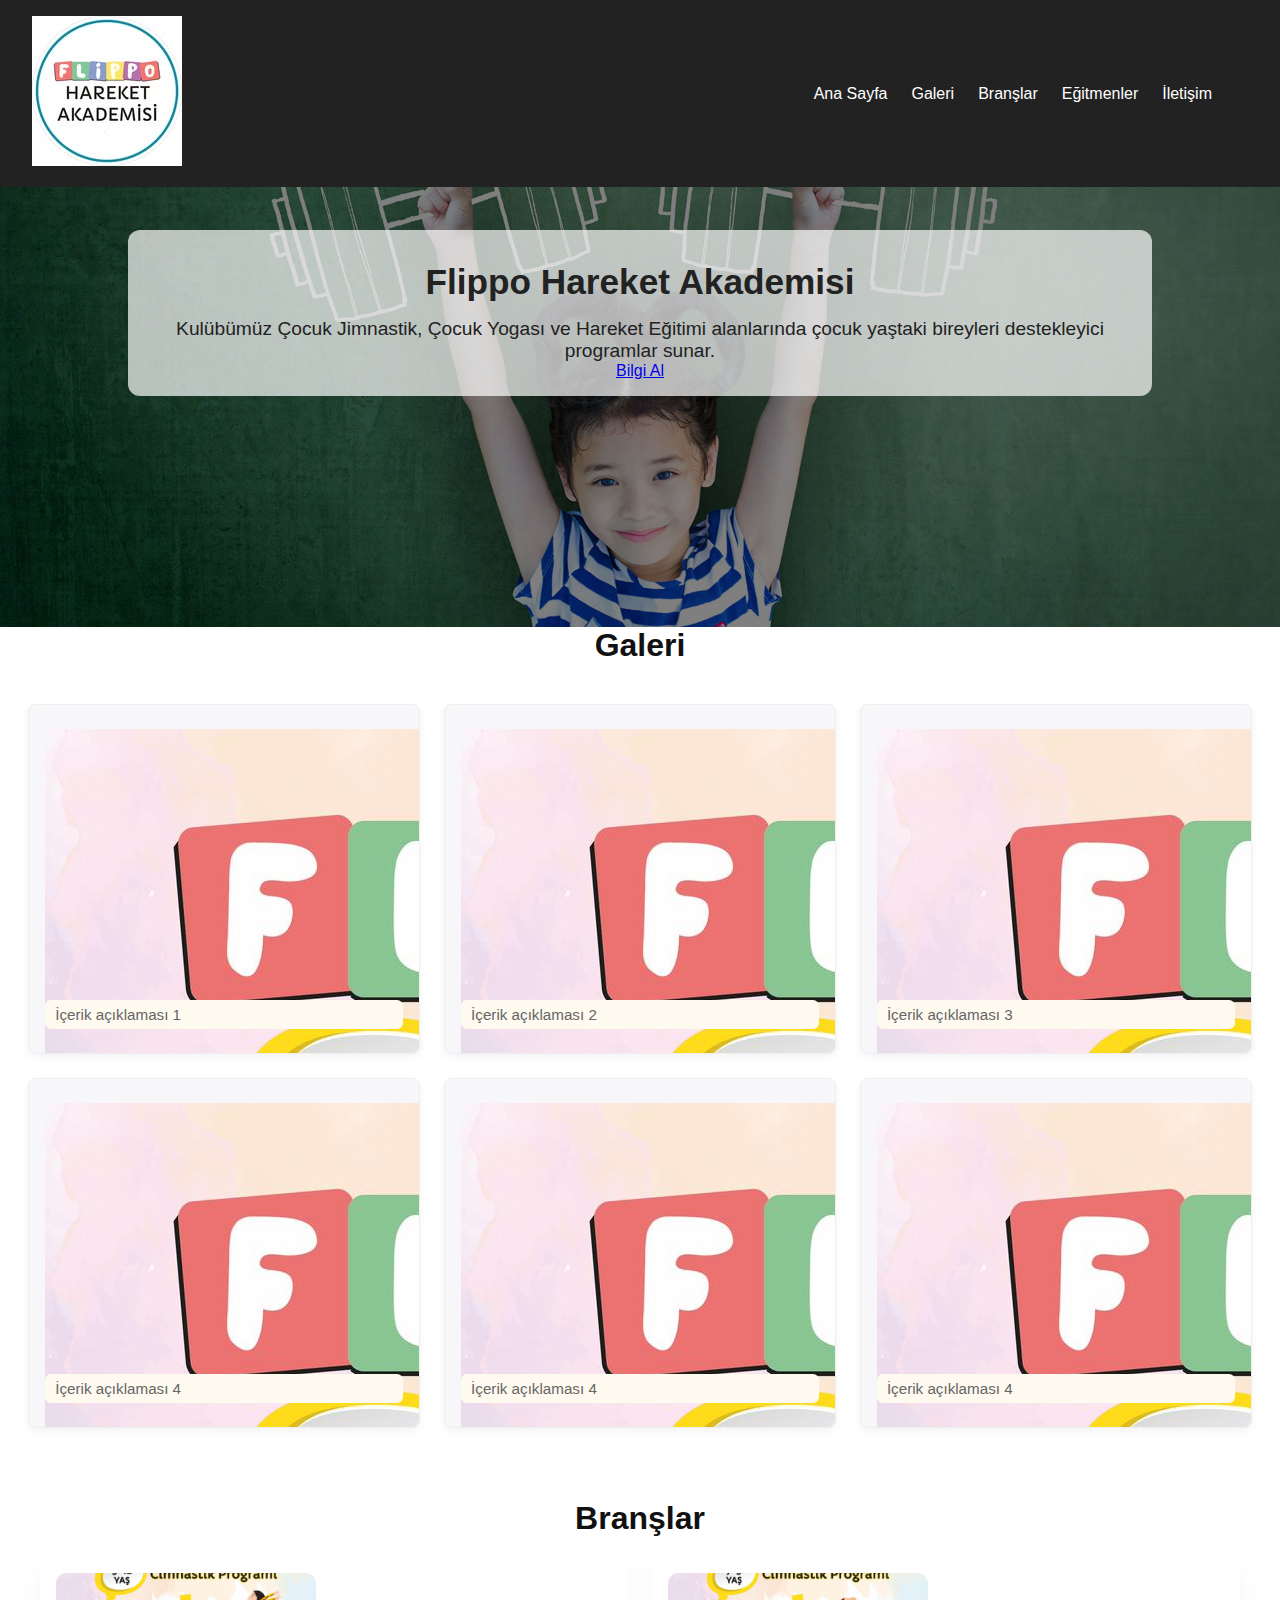
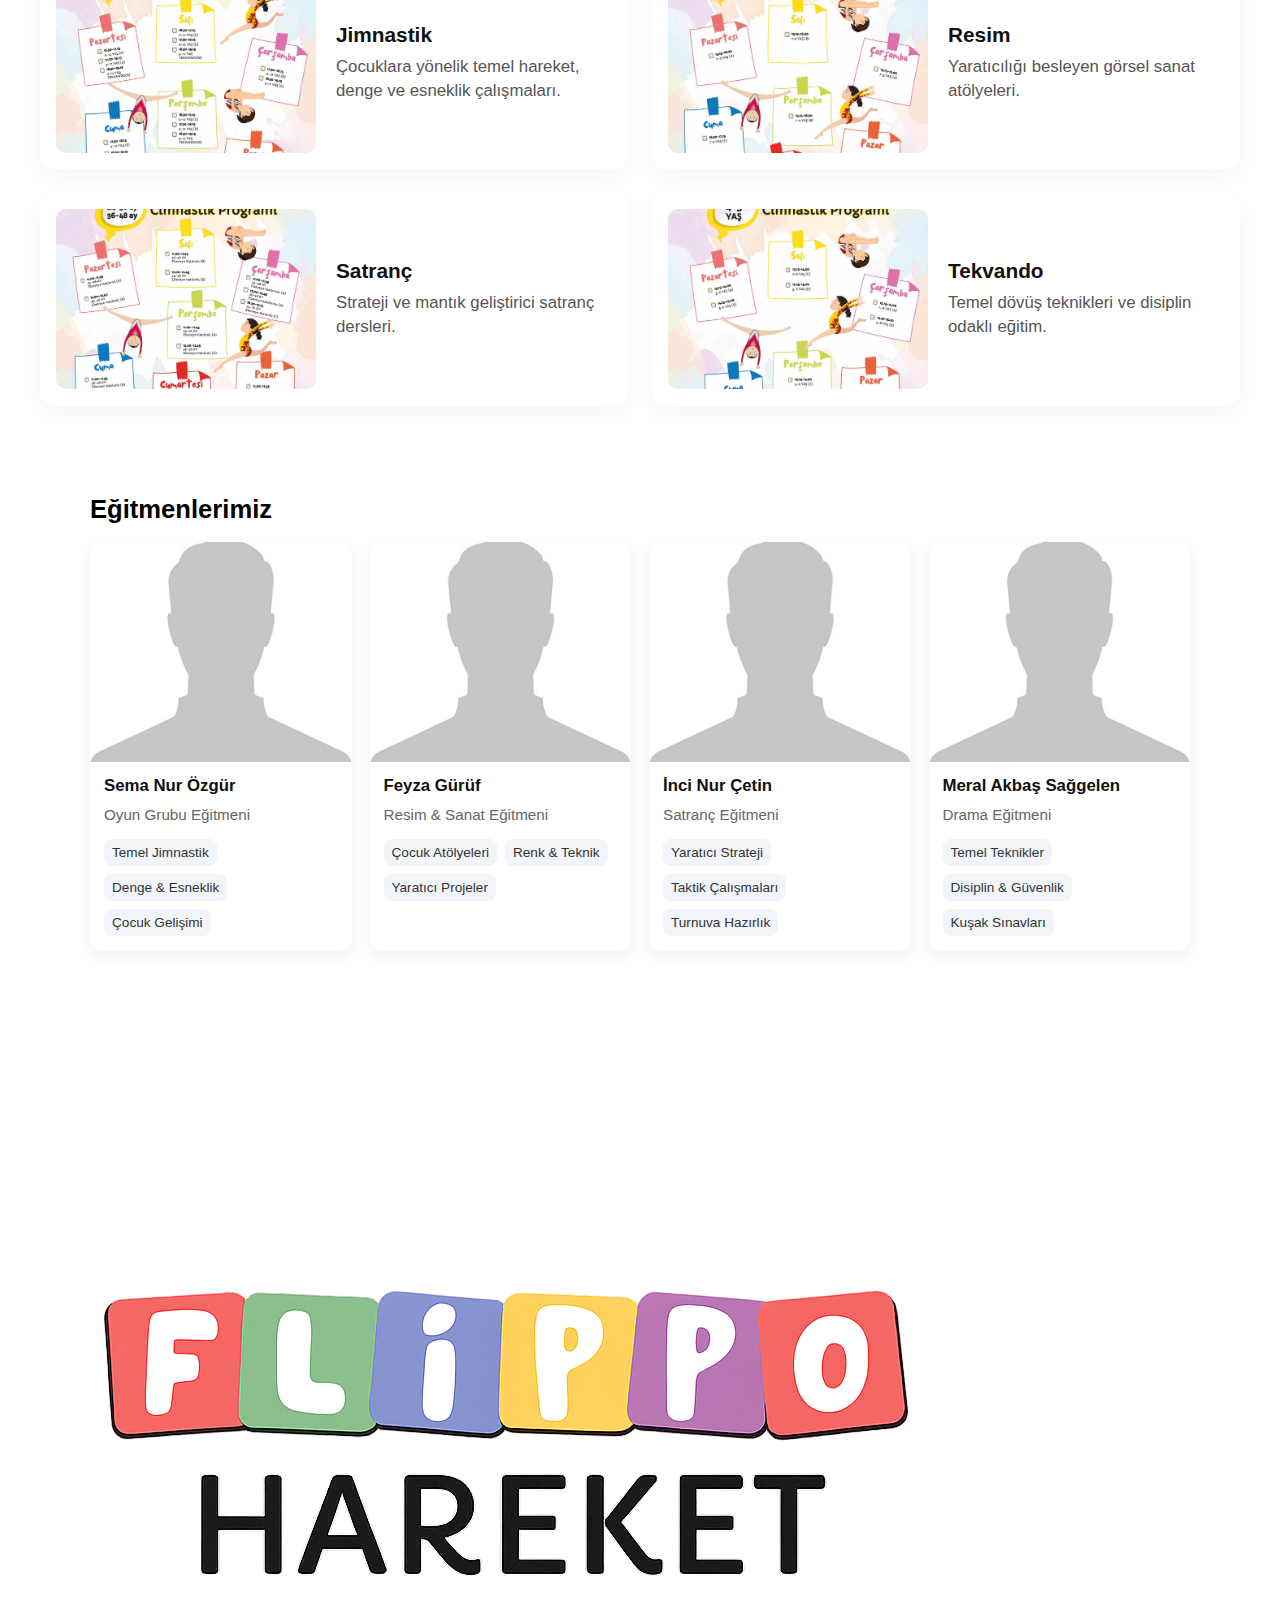
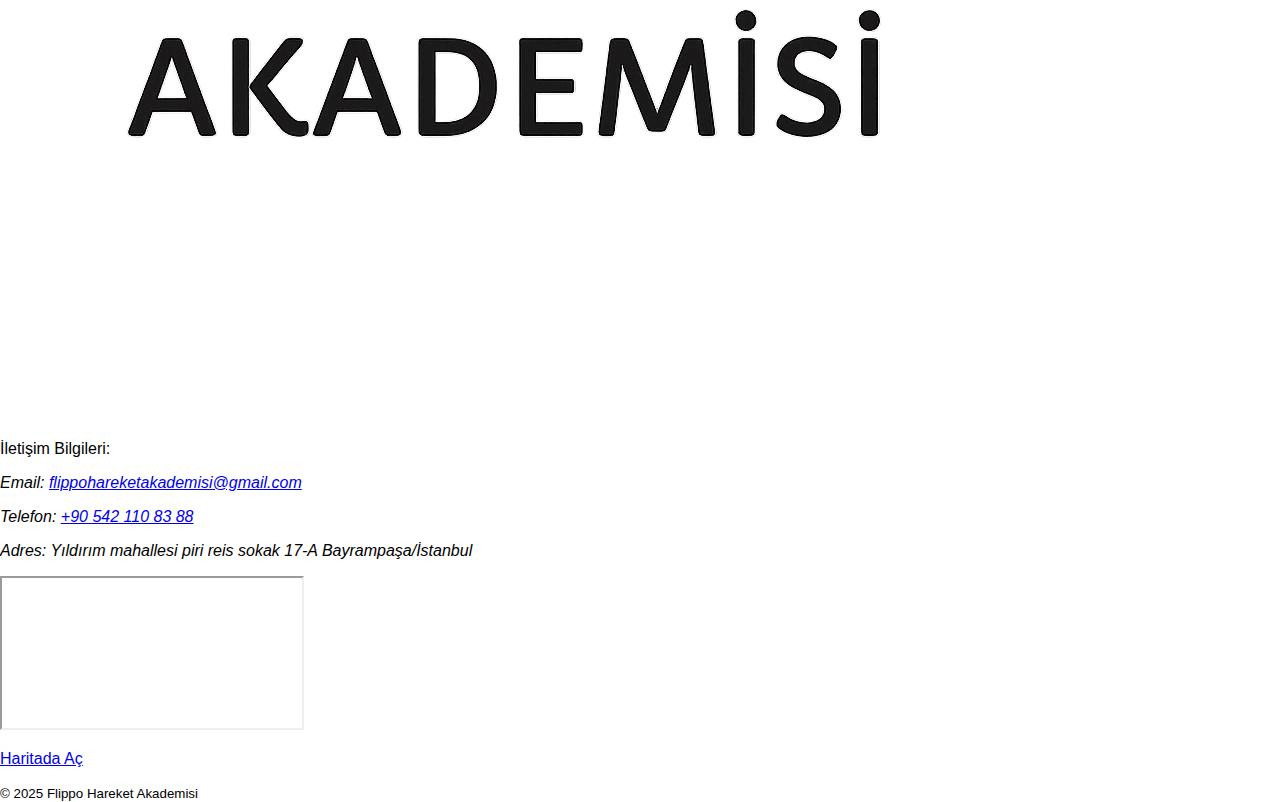
<file: index.html>
<!DOCTYPE html>
<html lang="tr">
<head>
    <meta charset="UTF-8">
    <meta name="viewport" content="width=device-width, initial-scale=1.0">
    <title>Flippo Hareket Akademisi - Çocuk Jimnastik ve Yoga</title>
    <meta name="description" content="Flippo Hareket Akademisi, çocuklar için jimnastik, yoga ve hareket eğitimi programları sunmaktadır.">
    <meta name="keywords" content="çocuk jimnastik, çocuk yogası, hareket eğitimi, Flippo Hareket Akademisi">
    <link rel="icon" type="image/png" href="./img/logo_flippo.jpg">
    <link rel="stylesheet" href="./css/style.css">
    <link rel="stylesheet" href="./css/brans.css">
    <link rel="stylesheet" href="./css/teachers.css">
</head>
<body>
    <div class="menu">
        <div class="logo">  <a href="index.html"><img src="./img/logo_flippo.jpg" alt="Flippo Hareket Akademisi Logo">  </a></div>
        <div class="hamburger" id="hamburger">
            <span></span>
            <span></span>
            <span></span>
        </div>
        <nav id="nav">
            <a href="#">Ana Sayfa</a>
            <a href="#Galeri">Galeri</a>
            <a href="#Brans">Branşlar</a>
            <a href="#Teachers">Eğitmenler</a>
            <a href="#Contact">İletişim</a>
        </nav>
    </div>

    <div class="hero">
        <div class="hero-content">
            <h1>Flippo Hareket Akademisi</h1>
            <p>Kulübümüz Çocuk Jimnastik, Çocuk Yogası ve Hareket Eğitimi alanlarında çocuk yaştaki bireyleri destekleyici programlar sunar.</p>
            <a href="#Contact" class="btn">Bilgi Al</a>
        </div>
      
            <img src="./img/hero-img.jpg"  alt="Flippo" class="hero-img">
      
        
    </div>

    <h2 id="Galeri" class="section-title">Galeri</h2>

    <div class="boxes">
        <div class="box">
            <div class="media">
                <img src="./img/f1.jpeg" alt="F1 görseli" class="box-img">
                <h2 class="overlay-title">Kutu 1</h2>
            </div>
            <p>İçerik açıklaması 1</p>
        </div>
        <div class="box">
            <div class="media">
                <img src="./img/f2.jpeg" alt="F2 görseli" class="box-img">
                <h2 class="overlay-title">Kutu 2</h2>
            </div>
            <p>İçerik açıklaması 2</p>
        </div>
        <div class="box">
            <div class="media">
                <img src="./img/f3.jpeg" alt="F3 görseli" class="box-img">
                <h2 class="overlay-title">Kutu 3</h2>
            </div>
            <p>İçerik açıklaması 3</p>
        </div>
        <div class="box">
            <div class="media">
                <img src="./img/f4.jpeg" alt="F4 görseli" class="box-img">
                <h2 class="overlay-title">Kutu 4</h2>
            </div>
            <p>İçerik açıklaması 4</p>
        </div>
         <div class="box">
            <div class="media">
                <img src="./img/f4.jpeg" alt="F4 görseli" class="box-img">
                <h2 class="overlay-title">Kutu 4</h2>
            </div>
            <p>İçerik açıklaması 4</p>
        </div>
         <div class="box">
            <div class="media">
                <img src="./img/f4.jpeg" alt="F4 görseli" class="box-img">
                <h2 class="overlay-title">Kutu 4</h2>
            </div>
            <p>İçerik açıklaması 4</p>
        </div>
    </div>
<!-- ...existing code... -->
    <!-- BRANŞLAR SECTION (footer'dan önce) -->
    <section class="branches" aria-labelledby="branches-title" id="Brans">
        <h2 id="branches-title" class="section-title">Branşlar</h2> <!-- başlık container'ın üstüne alındı -->
        <div class="container">
            <div class="branch">
                <div class="branch-media">
                    <img src="./img/f1.jpeg" alt="Jimnastik" loading="lazy">
                </div>
                <div class="branch-content">
                    <h3>Jimnastik</h3>
                    <p>Çocuklara yönelik temel hareket, denge ve esneklik çalışmaları.</p>
                </div>
            </div>

            <div class="branch">
                <div class="branch-media">
                    <img src="./img/f2.jpeg" alt="Resim" loading="lazy">
                </div>
                <div class="branch-content">
                    <h3>Resim</h3>
                    <p>Yaratıcılığı besleyen görsel sanat atölyeleri.</p>
                </div>
            </div>

            <div class="branch">
                <div class="branch-media">
                    <img src="./img/f3.jpeg" alt="Satranç" loading="lazy">
                </div>
                <div class="branch-content">
                    <h3>Satranç</h3>
                    <p>Strateji ve mantık geliştirici satranç dersleri.</p>
                </div>
            </div>

            <div class="branch">
                <div class="branch-media">
                    <img src="./img/f4.jpeg" alt="Tekvando" loading="lazy">
                </div>
                <div class="branch-content">
                    <h3>Tekvando</h3>
                    <p>Temel dövüş teknikleri ve disiplin odaklı eğitim.</p>
                </div>
            </div>
        </div>
    </section>


<main class="teachers" aria-labelledby="teachers-title" id="Teachers">
     <div class="teachers-header">
      <h1 id="teachers-title">Eğitmenlerimiz</h1>
      <!--<p style="margin:0;color:#666;font-size:0.95rem">Deneyimli kadromuzun yetkinlikleri</p>-->
    </div>

    <section class="cards" role="list">
      <article class="card" role="listitem">
        <div class="photo" aria-hidden="false">
          <img src="./img/profil.jpg" alt="Eğitmen Ayşe Yılmaz">
        </div>
        <div class="body">
          <h3>Sema Nur Özgür</h3>
          <p class="role">Oyun Grubu Eğitmeni</p>
          <ul class="skills" aria-label="Ayşe Yılmaz yetkinlikleri">
            <li>Temel Jimnastik</li>
            <li>Denge & Esneklik</li>
            <li>Çocuk Gelişimi</li>
          </ul>
        </div>
      </article>

      <article class="card" role="listitem">
        <div class="photo">
          <img src="./img/profil.jpg" alt="Eğitmen Mehmet Kara">
        </div>
        <div class="body">
          <h3>Feyza Gürüf</h3>
          <p class="role">Resim & Sanat Eğitmeni</p>
          <ul class="skills" aria-label="Mehmet Kara yetkinlikleri">
            <li>Çocuk Atölyeleri</li>
            <li>Renk & Teknik</li>
            <li>Yaratıcı Projeler</li>
          </ul>
        </div>
      </article>
      

      <article class="card" role="listitem">
        <div class="photo">
          <img src="./img/profil.jpg" alt="Eğitmen Selin Demir">
        </div>
        <div class="body">
          <h3>İnci Nur Çetin</h3>
          <p class="role">Satranç Eğitmeni</p>
          <ul class="skills" aria-label="Selin Demir yetkinlikleri">
            <li>Yaratıcı Strateji</li>
            <li>Taktik Çalışmaları</li>
            <li>Turnuva Hazırlık</li>
          </ul>
        </div>
      </article>

      <article class="card" role="listitem">
        <div class="photo">
          <img src="./img/profil.jpg" alt="Eğitmen Can Öztürk">
        </div>
        <div class="body">
          <h3>Meral Akbaş Sağgelen</h3>
          <p class="role">Drama Eğitmeni</p>
          <ul class="skills" aria-label="Can Öztürk yetkinlikleri">
            <li>Temel Teknikler</li>
            <li>Disiplin & Güvenlik</li>
            <li>Kuşak Sınavları</li>
          </ul>
        </div>
      </article>
    </section>
</main>
<footer class="footer"  id="Contact">
    <div class="footer-content">
        <div class="footer-logo-container">
            <img src="./img/logo_flippo.png" alt="Flippo Hareket Akademisi Logo" class="footer-logo">
        </div>
        <div class="footer-text">
            <p>İletişim Bilgileri:</p>
             <address>
        <p>Email: <a href="mailto:info@flippoakademi.com">flippohareketakademisi@gmail.com</a></p>
        <p>Telefon: <a href="tel:+901234567890">+90 542 110 83 88</a></p>
        <p>Adres: Yıldırım mahallesi piri reis sokak 17-A Bayrampaşa/İstanbul</p>
    </address>

            <!-- Harita / Konum -->
  <div class="footer-map">
  <iframe
    src="https://www.google.com/maps?q=Yildirim%20Mahallesi%20Piri%20Reis%20Sokak%2017-A%20Bayrampasa%20Istanbul%20Turkey&output=embed"
    loading="lazy"
    referrerpolicy="no-referrer-when-downgrade"
    aria-label="Flippo Hareket Akademisi konumu"
    ></iframe>

  <p class="map-link">
    <a href="https://www.google.com/maps/search/?api=1&query=Yildirim+Mahallesi+Piri+Reis+Sokak+17-A+Bayrampasa+Istanbul+Turkey"
       target="_blank" rel="noopener noreferrer">Haritada Aç</a>
  </p>
</div>

    <div class="footer-bottom">
      <small>© 2025 Flippo Hareket Akademisi</small>
    </div>
</footer>
<!-- ...existing code... -->
    <script>
        // Hamburger menü aç/kapa
        const hamburger = document.getElementById('hamburger');
        const nav = document.getElementById('nav');
        hamburger.addEventListener('click', () => {
            nav.classList.toggle('active');
        });
        // Menü linkine tıklanınca menüyü kapat
        nav.querySelectorAll('a').forEach(link => {
            link.addEventListener('click', () => {
                nav.classList.remove('active');
            });
        });
    </script>
</body>
</html>
</file>
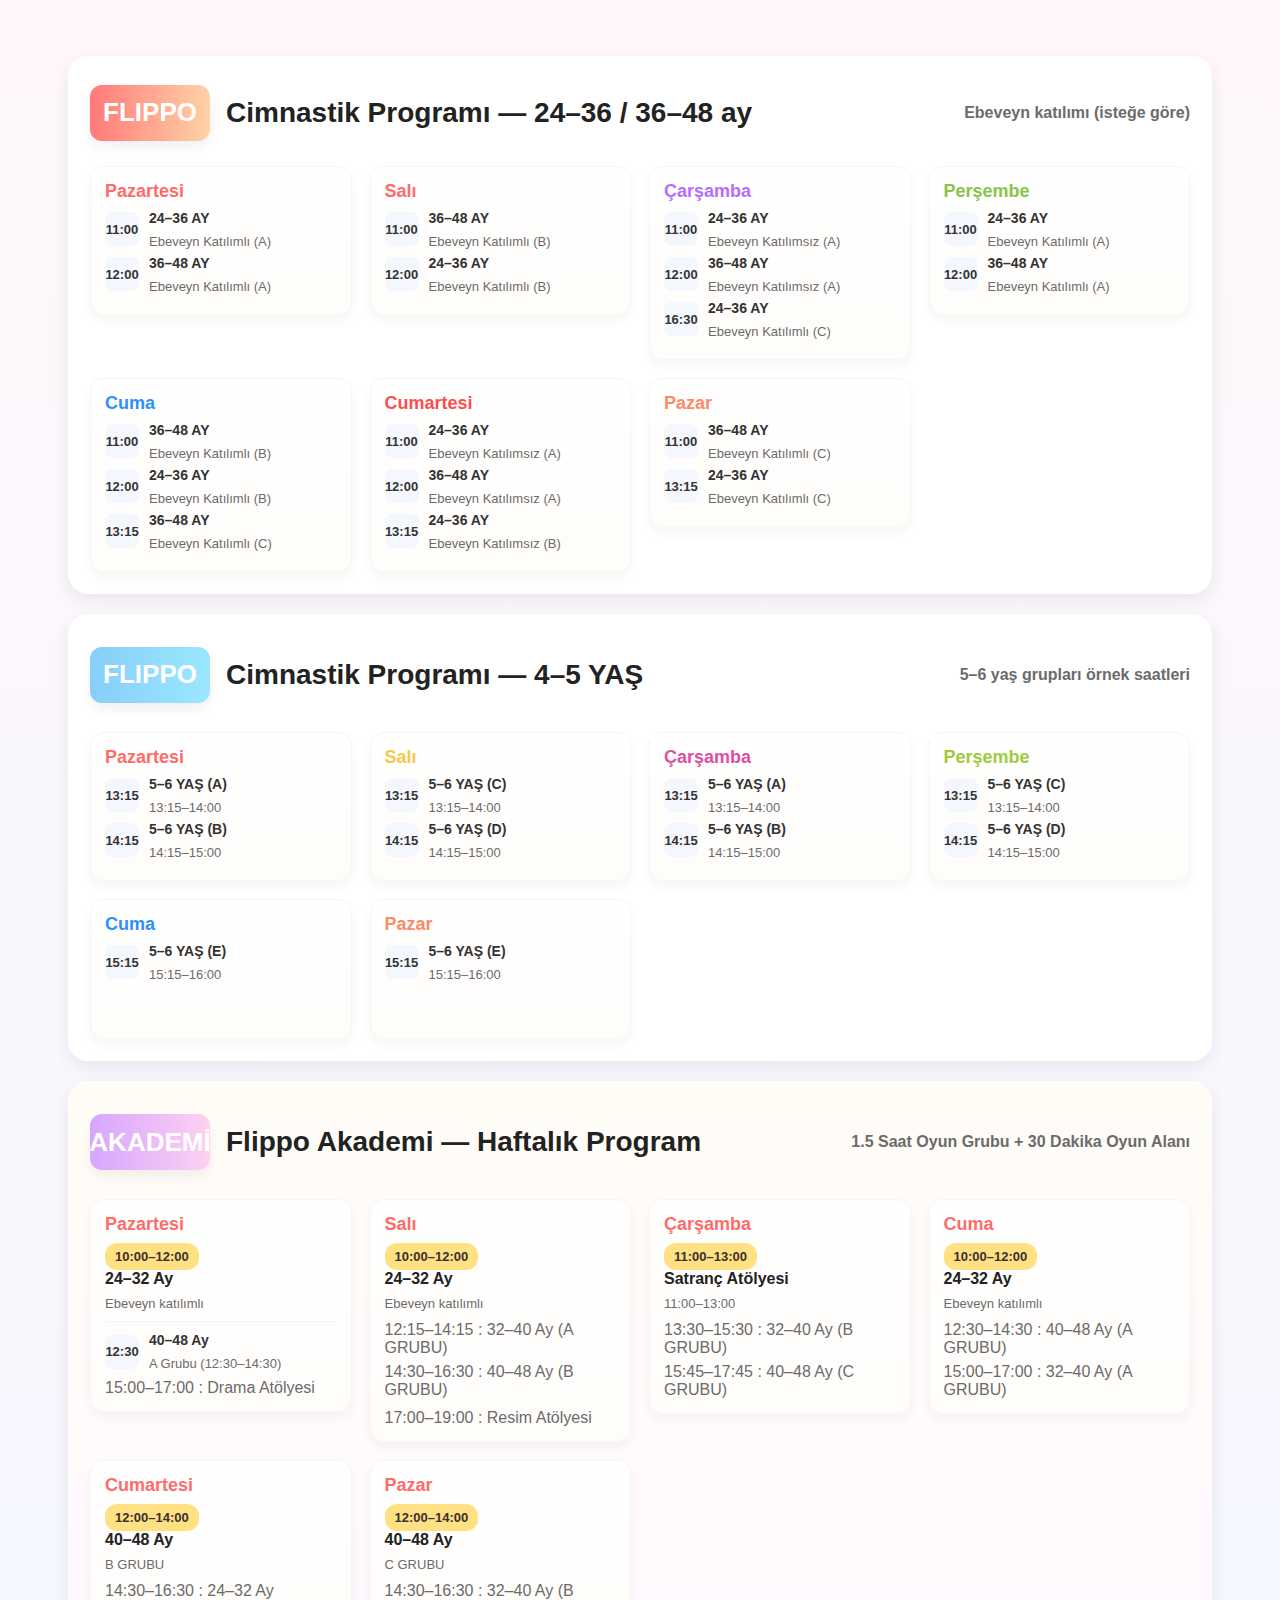
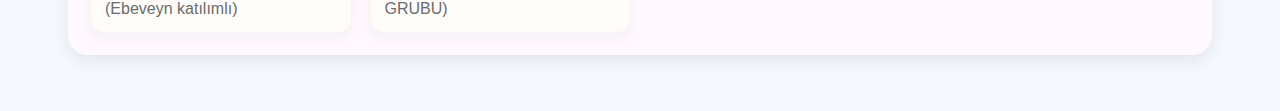
<file: test.html>
<!-- HTML: Flippo schedule blocks (3 sections) -->
<!doctype html>
<html lang="tr">
<head>
<meta charset="utf-8" />
<meta name="viewport" content="width=device-width,initial-scale=1" />
<title>Flippo - Programlar (HTML blokları)</title>
<style>
  :root{
    --bg:#fff7f9;
    --card-bg:#ffffff;
    --accent:#ffd54f;
    --muted:#6b6b6b;
    --radius:14px;
    --shadow: 0 6px 18px rgba(0,0,0,0.08);
    --gap:18px;
    --font-sans: "Helvetica Neue", Arial, sans-serif;
  }
  body{
    font-family:var(--font-sans);
    background: linear-gradient(180deg,#fff7fb 0%, #f5f8ff 100%);
    color:#222;
    padding:28px;
  }

  .section {
    max-width:1100px;
    margin:20px auto;
    background:var(--card-bg);
    border-radius:20px;
    box-shadow:var(--shadow);
    padding:22px;
  }

  .section .header {
    display:flex;
    gap:16px;
    align-items:center;
    margin-bottom:18px;
  }
  .logo-pill {
    display:inline-flex;
    align-items:center;
    justify-content:center;
    width:120px;
    height:56px;
    background:linear-gradient(90deg,#ff7a7a,#ffd2a6);
    border-radius:12px;
    color:white;
    font-weight:700;
    font-size:26px;
    box-shadow:0 6px 12px rgba(0,0,0,0.06);
  }
  .title {
    font-size:28px;
    font-weight:800;
    color:#222;
  }
  .subtitle {
    color:var(--muted);
    font-weight:600;
    margin-left:auto;
  }

  /* grid for the cards inside section */
  .cards {
    display:grid;
    grid-template-columns: repeat(auto-fit,minmax(220px,1fr));
    gap:var(--gap);
    align-items:start;
  }

  .card {
    background:linear-gradient(180deg,#ffffff,#fffdfa);
    border-radius:var(--radius);
    padding:14px;
    box-shadow:0 6px 12px rgba(20,20,40,0.04);
    border:1px solid rgba(0,0,0,0.03);
    min-height:110px;
  }

  .card .day {
    display:block;
    font-weight:800;
    font-size:18px;
    margin-bottom:8px;
    color:#ff6b6b;
  }
  .time {
    display:flex;
    gap:10px;
    align-items:center;
    margin:6px 0;
  }
  .time .clock {
    width:34px;
    height:34px;
    border-radius:8px;
    display:inline-grid;
    place-items:center;
    background:#f5f7ff;
    font-weight:700;
    color:#333;
    font-size:13px;
  }
  .time .meta {
    font-size:14px;
    color:#333;
  }
  .note {
    font-size:13px;
    color:var(--muted);
    margin-top:8px;
  }

  /* academy style */
  .academy {
    background: linear-gradient(180deg,#fffdf6,#fff8ff);
  }
  .badge {
    display:inline-block;
    background:#ffe082;
    color:#3b2f2f;
    padding:6px 10px;
    border-radius:12px;
    font-weight:700;
    margin-right:8px;
    font-size:13px;
  }

  /* responsive tweaks */
  @media (max-width:520px){
    .logo-pill{ width:86px; height:46px; font-size:20px;}
    .title{font-size:20px;}
  }

</style>
</head>
<body>

  <!-- SECTION 1: Flippo - 24-36 / 36-48 (example) -->
  <section class="section" aria-labelledby="flippo1">
    <div class="header">
      <div class="logo-pill">FLIPPO</div>
      <h1 id="flippo1" class="title">Cimnastik Programı — 24–36 / 36–48 ay</h1>
      <div class="subtitle">Ebeveyn katılımı (isteğe göre)</div>
    </div>

    <div class="cards" role="list">
      <!-- Monday -->
      <article class="card" role="listitem" aria-label="Pazartesi">
        <div class="day">Pazartesi</div>
        <div class="time"><span class="clock">11:00</span><div class="meta"><strong>24–36 AY</strong><div class="note">Ebeveyn Katılımlı (A)</div></div></div>
        <div class="time"><span class="clock">12:00</span><div class="meta"><strong>36–48 AY</strong><div class="note">Ebeveyn Katılımlı (A)</div></div></div>
      </article>

      <!-- Tuesday -->
      <article class="card" role="listitem" aria-label="Salı">
        <div class="day">Salı</div>
        <div class="time"><span class="clock">11:00</span><div class="meta"><strong>36–48 AY</strong><div class="note">Ebeveyn Katılımlı (B)</div></div></div>
        <div class="time"><span class="clock">12:00</span><div class="meta"><strong>24–36 AY</strong><div class="note">Ebeveyn Katılımlı (B)</div></div></div>
      </article>

      <!-- Wednesday -->
      <article class="card" role="listitem" aria-label="Çarşamba">
        <div class="day" style="color:#b86bff">Çarşamba</div>
        <div class="time"><span class="clock">11:00</span><div class="meta"><strong>24–36 AY</strong><div class="note">Ebeveyn Katılımsız (A)</div></div></div>
        <div class="time"><span class="clock">12:00</span><div class="meta"><strong>36–48 AY</strong><div class="note">Ebeveyn Katılımsız (A)</div></div></div>
        <div class="time"><span class="clock">16:30</span><div class="meta"><strong>24–36 AY</strong><div class="note">Ebeveyn Katılımlı (C)</div></div></div>
      </article>

      <!-- Thursday -->
      <article class="card" role="listitem" aria-label="Perşembe">
        <div class="day" style="color:#8bc34a">Perşembe</div>
        <div class="time"><span class="clock">11:00</span><div class="meta"><strong>24–36 AY</strong><div class="note">Ebeveyn Katılımlı (A)</div></div></div>
        <div class="time"><span class="clock">12:00</span><div class="meta"><strong>36–48 AY</strong><div class="note">Ebeveyn Katılımlı (A)</div></div></div>
      </article>

      <!-- Friday -->
      <article class="card" role="listitem" aria-label="Cuma">
        <div class="day" style="color:#2b8fff">Cuma</div>
        <div class="time"><span class="clock">11:00</span><div class="meta"><strong>36–48 AY</strong><div class="note">Ebeveyn Katılımlı (B)</div></div></div>
        <div class="time"><span class="clock">12:00</span><div class="meta"><strong>24–36 AY</strong><div class="note">Ebeveyn Katılımlı (B)</div></div></div>
        <div class="time"><span class="clock">13:15</span><div class="meta"><strong>36–48 AY</strong><div class="note">Ebeveyn Katılımlı (C)</div></div></div>
      </article>

      <!-- Saturday -->
      <article class="card" role="listitem" aria-label="Cumartesi">
        <div class="day" style="color:#ff4d4d">Cumartesi</div>
        <div class="time"><span class="clock">11:00</span><div class="meta"><strong>24–36 AY</strong><div class="note">Ebeveyn Katılımsız (A)</div></div></div>
        <div class="time"><span class="clock">12:00</span><div class="meta"><strong>36–48 AY</strong><div class="note">Ebeveyn Katılımsız (A)</div></div></div>
        <div class="time"><span class="clock">13:15</span><div class="meta"><strong>24–36 AY</strong><div class="note">Ebeveyn Katılımsız (B)</div></div></div>
      </article>

      <!-- Sunday -->
      <article class="card" role="listitem" aria-label="Pazar">
        <div class="day" style="color:#ff8a65">Pazar</div>
        <div class="time"><span class="clock">11:00</span><div class="meta"><strong>36–48 AY</strong><div class="note">Ebeveyn Katılımlı (C)</div></div></div>
        <div class="time"><span class="clock">13:15</span><div class="meta"><strong>24–36 AY</strong><div class="note">Ebeveyn Katılımlı (C)</div></div></div>
      </article>
    </div>
  </section>

  <!-- SECTION 2: Flippo - 4-5 YAŞ (benzer blok, daha büyük yaşlar) -->
  <section class="section" aria-labelledby="flippo2">
    <div class="header">
      <div class="logo-pill" style="background:linear-gradient(90deg,#87cefa,#9be7ff)">FLIPPO</div>
      <h2 id="flippo2" class="title">Cimnastik Programı — 4–5 YAŞ</h2>
      <div class="subtitle">5–6 yaş grupları örnek saatleri</div>
    </div>

    <div class="cards">
      <article class="card" aria-label="Pazartesi (4-5)">
        <div class="day">Pazartesi</div>
        <div class="time"><span class="clock">13:15</span><div class="meta"><strong>5–6 YAŞ (A)</strong><div class="note">13:15–14:00</div></div></div>
        <div class="time"><span class="clock">14:15</span><div class="meta"><strong>5–6 YAŞ (B)</strong><div class="note">14:15–15:00</div></div></div>
      </article>

      <article class="card" aria-label="Salı (4-5)">
        <div class="day" style="color:#f7c948">Salı</div>
        <div class="time"><span class="clock">13:15</span><div class="meta"><strong>5–6 YAŞ (C)</strong><div class="note">13:15–14:00</div></div></div>
        <div class="time"><span class="clock">14:15</span><div class="meta"><strong>5–6 YAŞ (D)</strong><div class="note">14:15–15:00</div></div></div>
      </article>

      <article class="card" aria-label="Çarşamba (4-5)">
        <div class="day" style="color:#e04da4">Çarşamba</div>
        <div class="time"><span class="clock">13:15</span><div class="meta"><strong>5–6 YAŞ (A)</strong><div class="note">13:15–14:00</div></div></div>
        <div class="time"><span class="clock">14:15</span><div class="meta"><strong>5–6 YAŞ (B)</strong><div class="note">14:15–15:00</div></div></div>
      </article>

      <article class="card" aria-label="Perşembe (4-5)">
        <div class="day" style="color:#9ecb3b">Perşembe</div>
        <div class="time"><span class="clock">13:15</span><div class="meta"><strong>5–6 YAŞ (C)</strong><div class="note">13:15–14:00</div></div></div>
        <div class="time"><span class="clock">14:15</span><div class="meta"><strong>5–6 YAŞ (D)</strong><div class="note">14:15–15:00</div></div></div>
      </article>

      <article class="card" aria-label="Cuma (4-5)">
        <div class="day" style="color:#2b8fff">Cuma</div>
        <div class="time"><span class="clock">15:15</span><div class="meta"><strong>5–6 YAŞ (E)</strong><div class="note">15:15–16:00</div></div></div>
      </article>

      <article class="card" aria-label="Pazar (4-5)">
        <div class="day" style="color:#ff8a65">Pazar</div>
        <div class="time"><span class="clock">15:15</span><div class="meta"><strong>5–6 YAŞ (E)</strong><div class="note">15:15–16:00</div></div></div>
      </article>

    </div>
  </section>

  <!-- SECTION 3: Flippo Akademi (özel atölyeler, pembe tema) -->
  <section class="section academy" aria-labelledby="academy">
    <div class="header">
      <div class="logo-pill" style="background:linear-gradient(90deg,#d6a6ff,#ffd0f0)">AKADEMİ</div>
      <h2 id="academy" class="title">Flippo Akademi — Haftalık Program</h2>
      <div class="subtitle">1.5 Saat Oyun Grubu + 30 Dakika Oyun Alanı</div>
    </div>

    <div class="cards">
      <article class="card" aria-label="Akademi Pazartesi">
        <div class="day">Pazartesi</div>
        <div class="badge">10:00–12:00</div>
        <div class="meta"><strong>24–32 Ay</strong> <div class="note">Ebeveyn katılımlı</div></div>

        <hr style="margin:10px 0;border:none;border-top:1px solid rgba(0,0,0,0.04)">

        <div class="time"><span class="clock">12:30</span><div class="meta"><strong>40–48 Ay</strong><div class="note">A Grubu (12:30–14:30)</div></div></div>
        <div style="margin-top:8px;color:var(--muted)">15:00–17:00 : Drama Atölyesi</div>
      </article>

      <article class="card" aria-label="Akademi Salı">
        <div class="day">Salı</div>
        <div class="badge">10:00–12:00</div>
        <div class="meta"><strong>24–32 Ay</strong><div class="note">Ebeveyn katılımlı</div></div>

        <div style="margin-top:10px;color:var(--muted)">12:15–14:15 : 32–40 Ay (A GRUBU)</div>
        <div style="margin-top:6px;color:var(--muted)">14:30–16:30 : 40–48 Ay (B GRUBU)</div>
        <div style="margin-top:10px;color:var(--muted)">17:00–19:00 : Resim Atölyesi</div>
      </article>

      <article class="card" aria-label="Akademi Çarşamba">
        <div class="day">Çarşamba</div>
        <div class="badge">11:00–13:00</div>
        <div class="meta"><strong>Satranç Atölyesi</strong><div class="note">11:00–13:00</div></div>

        <div style="margin-top:10px;color:var(--muted)">13:30–15:30 : 32–40 Ay (B GRUBU)</div>
        <div style="margin-top:6px;color:var(--muted)">15:45–17:45 : 40–48 Ay (C GRUBU)</div>
      </article>

      <article class="card" aria-label="Akademi Cuma">
        <div class="day">Cuma</div>
        <div class="badge">10:00–12:00</div>
        <div class="meta"><strong>24–32 Ay</strong><div class="note">Ebeveyn katılımlı</div></div>
        <div style="margin-top:10px;color:var(--muted)">12:30–14:30 : 40–48 Ay (A GRUBU)</div>
        <div style="margin-top:6px;color:var(--muted)">15:00–17:00 : 32–40 Ay (A GRUBU)</div>
      </article>

      <article class="card" aria-label="Akademi Cumartesi">
        <div class="day">Cumartesi</div>
        <div class="badge">12:00–14:00</div>
        <div class="meta"><strong>40–48 Ay</strong><div class="note">B GRUBU</div></div>

        <div style="margin-top:10px;color:var(--muted)">14:30–16:30 : 24–32 Ay (Ebeveyn katılımlı)</div>
      </article>

      <article class="card" aria-label="Akademi Pazar">
        <div class="day">Pazar</div>
        <div class="badge">12:00–14:00</div>
        <div class="meta"><strong>40–48 Ay</strong><div class="note">C GRUBU</div></div>
        <div style="margin-top:10px;color:var(--muted)">14:30–16:30 : 32–40 Ay (B GRUBU)</div>
      </article>
    </div>
  </section>

</body>
</html>
</file>
<file: css/style.css>
body {
    margin: 0;
    font-family: Arial, sans-serif;
    /*padding-top: 64px;*/
    box-sizing: border-box;
    max-width: 100vw;
    overflow-x: hidden;
}

.menu {
    background: #222;
    color: #fff;
    padding: 16px 32px;
    display: flex;
    justify-content: space-between;
    align-items: center;
    position: fixed;
    width: 100%;
    left: 0;
    top: 0;
    z-index: 1000;
}
.menu nav {
    padding-right: 100px;
    display: flex;
    gap: 24px;
}
.menu .logo {
    font-weight: bold;
    font-size: 1.2em;
}
.menu nav a {
    color: #fff;
    text-decoration: none;
    font-size: 1em;
}

.hamburger {
    display: none;
    flex-direction: column;
    justify-content: center;
    width: 32px;
    height: 32px;
    cursor: pointer;
    margin-left: 16px;
}
.hamburger span {
    height: 4px;
    width: 100%;
    background: #fff;
    margin: 4px 0;
    border-radius: 2px;
    transition: 0.3s;
}
.hero {
    width: 100%;
    min-height: 400px;
    position: relative;
    display: flex;
    align-items: center;
    justify-content: center;
    background: #f5f5f5;
    overflow: hidden;
}
.hero-img {
    width: 100%;
    height: 100%;
    object-fit: cover;
    display: block;
}
.hero-content {
    position: absolute;
    top: 50%;
    left: 50%;
    transform: translate(-50%, -50%);
    width: 80%;
    z-index: 2;
    color: #222;
    background: rgba(255,255,255,0.7);
    padding: 32px 0 16px 0;
    border-radius: 12px;
    text-align: center;
}
.hero-content h1 {
    margin: 0 0 16px 0;
    font-size: 2.2em;
}
.hero-content p {
    font-size: 1.2em;
    margin: 0;
}

.boxes {
    display: flex;
    flex-wrap: wrap;
    justify-content: center;
    gap: 24px;
    margin: 40px 10px;
    max-width: 100vw;
    box-sizing: border-box;
}

.box {
    background: #f7f7fa;
    border: 1px solid #eee;
    border-radius: 8px;
    width: calc(33% - 24px);
    min-width: 200px;
    max-width: 450;
    height: 350px;
    display: flex;
    flex-direction: column;
    align-items: flex-start;
    justify-content: flex-start;
    box-shadow: 0 3px 8px rgba(0,0,0,0.05);
    position: relative;
    padding: 24px 16px 24px 16px;
    overflow: hidden;
    box-sizing: border-box;
}

.box h2 {
    margin: 0 0 8px 0;
    font-size: 1.2em;
    align-self: flex-start;
}
.box p {
    position: absolute;
    left: 16px;
    bottom: 24px;
    margin: 0;
    color: #666;
    font-size: 0.95em;
    width: calc(100% - 32px);
    background: floralwhite;
    padding: 6px 10px;
    border-radius: 6px;
    box-sizing: border-box;
    overflow-wrap: break-word;
}


@media (max-width: 700px) {
    .menu nav {
        position: fixed;
        top: 0;
        left: -700vw; /* Başlangıçta gizli */
        width: 70vw;
        height: 100vh;
        background: #222;
        flex-direction: column;
        align-items: flex-start;
        gap: 0;
        padding-top: 64px;
        padding-left: 0;
         padding-right:100px;
        display: flex;
        transition: left 0.3s;
        z-index: 1100;
    }
    .menu nav.active {
        left: 0; /* Açıldığında ekrana gelsin */
    }
    .menu nav a {
        padding: 16px 32px;
        width: 100%;
        border-bottom: 1px solid #333;
        font-size: 1.1em;
    }
    .hamburger {
        display: flex;
        z-index: 1200;
        padding-right:10px;
    }
    .menu {
        padding: 12px 16px;
       
    }
    .menu .logo {
        font-size: 1.1em;
    }
}


@media (max-width: 1200px) {
    .box {
        width: calc(50% - 24px);
    }
}

@media (max-width: 700px) {
  
    .hero {
        min-height: 220px;
        height: 220px;
    }
    .hero-img {
        height: 220px;
    }
    .hero-content {
        position: absolute;
        top: 50%;
        left: 50%;
        transform: translate(-50%, -50%);
        width: 90vw;
        padding: 12px 0 8px 0;
        font-size: 1em;
        background: rgba(255,255,255,0.85);
        border-radius: 8px;
    }
    .hero-content h1 {
        font-size: 1.3em;
    }
    .hero-content p {
        font-size: 1em;
    }
    .boxes {
        flex-direction: column;
        align-items: center;
    }
    .box {
        width: 90vw;
        max-width: 95vw;
        margin-bottom: 16px;
    }
}
</file>
<file: css/brans.css>
/* Branşlar - büyütülmüş medya ve içerik, başlık üstte */
.branches {
  max-width: 1200px;
  margin: 48px auto;
  padding: 24px 16px;
}

.section-title {
  margin: 0 0 20px 0;
  font-size: 2rem;          /* daha büyük başlık */
  font-weight: 900;
  color: #111;
  text-align: center;       /* başlık üstte ortalı */
}

/* container grid: 2 sütun masaüstü */
.branches .container {
  display: grid;
  grid-template-columns: 1fr 1fr;
  gap: 24px;
}

/* branch blok - daha geniş ve yüksek */
.branch {
  display: flex;
  gap: 20px;
  align-items: center;
  background: #fff;
  border-radius: 14px;
  overflow: hidden;
  box-shadow: 0 8px 24px rgba(0,0,0,0.04);
  padding: 16px;
  min-height: 180px;        /* yükseltilmiş yükseklik */
}

/* medya (görsel) - büyütüldü */
.branch-media {
  flex: 0 0 260px;          /* daha büyük sabit genişlik */
  max-width: 320px;
  height: 180px;            /* daha büyük yükseklik */
  overflow: hidden;
  border-radius: 10px;
}
.branch-media img {
  width: 100%;
  height: 100%;
  object-fit: cover;
  display: block;
}

/* içerik (başlık + açıklama) büyütüldü */
.branch-content {
  flex: 1 1 auto;
  text-align: left;
}
.branch-content h3 {
  margin: 0 0 8px 0;
  font-size: 1.3rem;        /* daha büyük başlık */
  font-weight: 800;
  color: #111;
}
.branch-content p {
  margin: 0;
  color: #555;
  font-size: 1.05rem;       /* daha büyük metin */
  line-height: 1.4;
}

/* Tablet: tek sütuna yaklaşırken medya biraz küçülsün */
@media (max-width: 900px) {
  .branches .container {
    grid-template-columns: 1fr;
  }
  .branch {
    min-height: auto;
    padding: 14px;
  }
  .branch-media {
    flex: 0 0 220px;
    height: 140px;
  }
  .branch-content h3 { font-size: 1.15rem; }
  .branch-content p { font-size: 1rem; }
}

/* Mobil: görsel üstte, içerik altında ve her şey daha büyük okunaklı */
@media (max-width: 520px) {
  .branches { padding: 12px; margin: 24px auto; }
  .section-title { font-size: 1.6rem; margin-bottom: 12px; }
  .branch {
    flex-direction: column;
    align-items: stretch;
    padding: 10px;
    gap: 10px;
  }
  .branch-media {
    width: 100%;
    flex: 0 0 auto;
    height: 200px;           /* mobilde daha belirgin görsel */
    max-width: 100%;
    border-radius: 8px;
    margin: 0;
  }
  .branch-content {
    padding: 6px 4px 0 4px;
  }
  .branch-content h3 { font-size: 1.05rem; }
  .branch-content p { font-size: 0.98rem; }
}
</file>
<file: css/teachers.css>
.teachers {
      max-width: 1100px;
      margin: 28px auto;
      padding: 18px;
    }
    .teachers-header {
      display:flex;
      align-items:center;
      justify-content:space-between;
      gap:12px;
      margin-bottom:18px;
    }
    .teachers-header h1 {
      margin:0;
      font-size:1.6rem;
    }

    .cards {
      display: grid;
      grid-template-columns: repeat(auto-fit, minmax(240px, 1fr));
      gap:18px;
    }

    .card {
      background: #fff;
      border-radius: 12px;
      box-shadow: 0 6px 18px rgba(0,0,0,0.06);
      overflow: hidden;
      display:flex;
      flex-direction:column;
      height: 100%;
    }
    .card .photo {
      width:100%;
      height: 220px;
      overflow:hidden;
      background:#eee;
    }
    .card .photo img {
      width:100%;
      height:100%;
      object-fit:cover;
      display:block;
    }
    .card .body {
      padding:14px;
      display:flex;
      flex-direction:column;
      gap:10px;
      flex:1 1 auto;
    }
    .card h3 {
      margin:0;
      font-size:1.05rem;
      font-weight:800;
      color:#111;
    }
    .card .role {
      margin:0;
      color:#666;
      font-size:0.95rem;
    }
    .skills {
      display:flex;
      flex-wrap:wrap;
      gap:8px;
      margin:6px 0 0 0;
      padding:0;
      list-style:none;
    }
    .skills li {
      background:#f1f5f9;
      color:#333;
      padding:6px 8px;
      border-radius:8px;
      font-size:0.85rem;
    }
    .card .cta {
      margin-top:auto;
      display:flex;
      gap:8px;
    }
    .card .btn {
      background: #ffd54f;
      color:#111;
      text-decoration:none;
      padding:8px 12px;
      border-radius:8px;
      font-weight:700;
      font-size:0.9rem;
    }

    @media (max-width:700px){
      .card .photo { height:160px; }
      .teachers { padding:12px; }
    }
</file>
